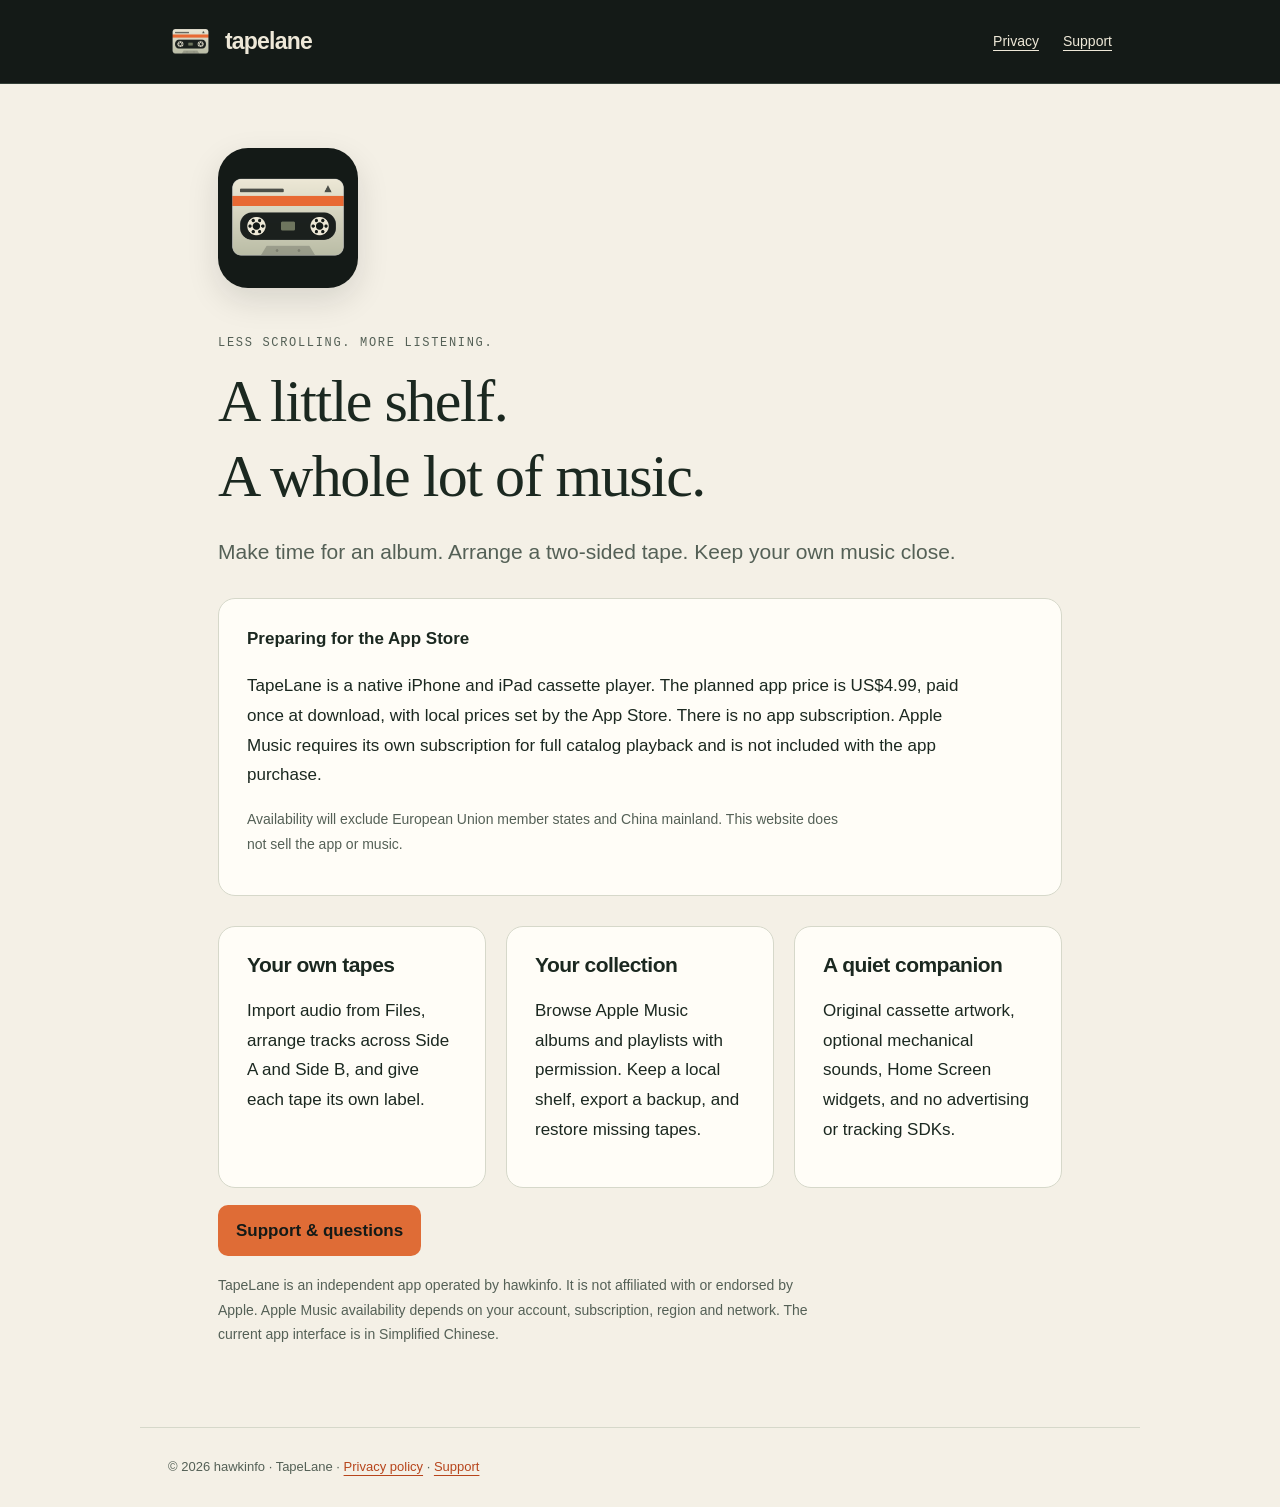
<file: index.html>
<!doctype html><html lang="en"><head><meta charset="utf-8"><meta name="viewport" content="width=device-width,initial-scale=1"><meta name="description" content="TapeLane turns your own music collection into a personal cassette shelf. Privacy policy and support."><title>TapeLane — Your music, on tape.</title><link rel="icon" href="assets/icon.png"><link rel="stylesheet" href="style.css"></head><body>
<header><nav aria-label="Main"><a class="brand" href="./"><img src="assets/icon.png" alt="">tapelane</a><a href="privacy/">Privacy</a><a href="support/">Support</a></nav></header><main>
<img class="hero-icon" src="assets/icon.png" alt="TapeLane cassette icon"><p class="eyebrow">Less scrolling. More listening.</p><h1>A little shelf.<br>A whole lot of music.</h1><p class="lead">Make time for an album. Arrange a two-sided tape. Keep your own music close.</p>
<div class="card"><strong>Preparing for the App Store</strong><p>TapeLane is a native iPhone and iPad cassette player. The planned app price is US$4.99, paid once at download, with local prices set by the App Store. There is no app subscription. Apple Music requires its own subscription for full catalog playback and is not included with the app purchase.</p><p class="meta">Availability will exclude European Union member states and China mainland. This website does not sell the app or music.</p></div>
<div class="grid"><section class="card"><h2>Your own tapes</h2><p>Import audio from Files, arrange tracks across Side A and Side B, and give each tape its own label.</p></section><section class="card"><h2>Your collection</h2><p>Browse Apple Music albums and playlists with permission. Keep a local shelf, export a backup, and restore missing tapes.</p></section><section class="card"><h2>A quiet companion</h2><p>Original cassette artwork, optional mechanical sounds, Home Screen widgets, and no advertising or tracking SDKs.</p></section></div>
<p><a class="button" href="support/">Support &amp; questions</a></p><p class="meta">TapeLane is an independent app operated by hawkinfo. It is not affiliated with or endorsed by Apple. Apple Music availability depends on your account, subscription, region and network. The current app interface is in Simplified Chinese.</p>
</main><footer>© 2026 hawkinfo · TapeLane · <a href="privacy/">Privacy policy</a> · <a href="support/">Support</a></footer></body></html>
</file>
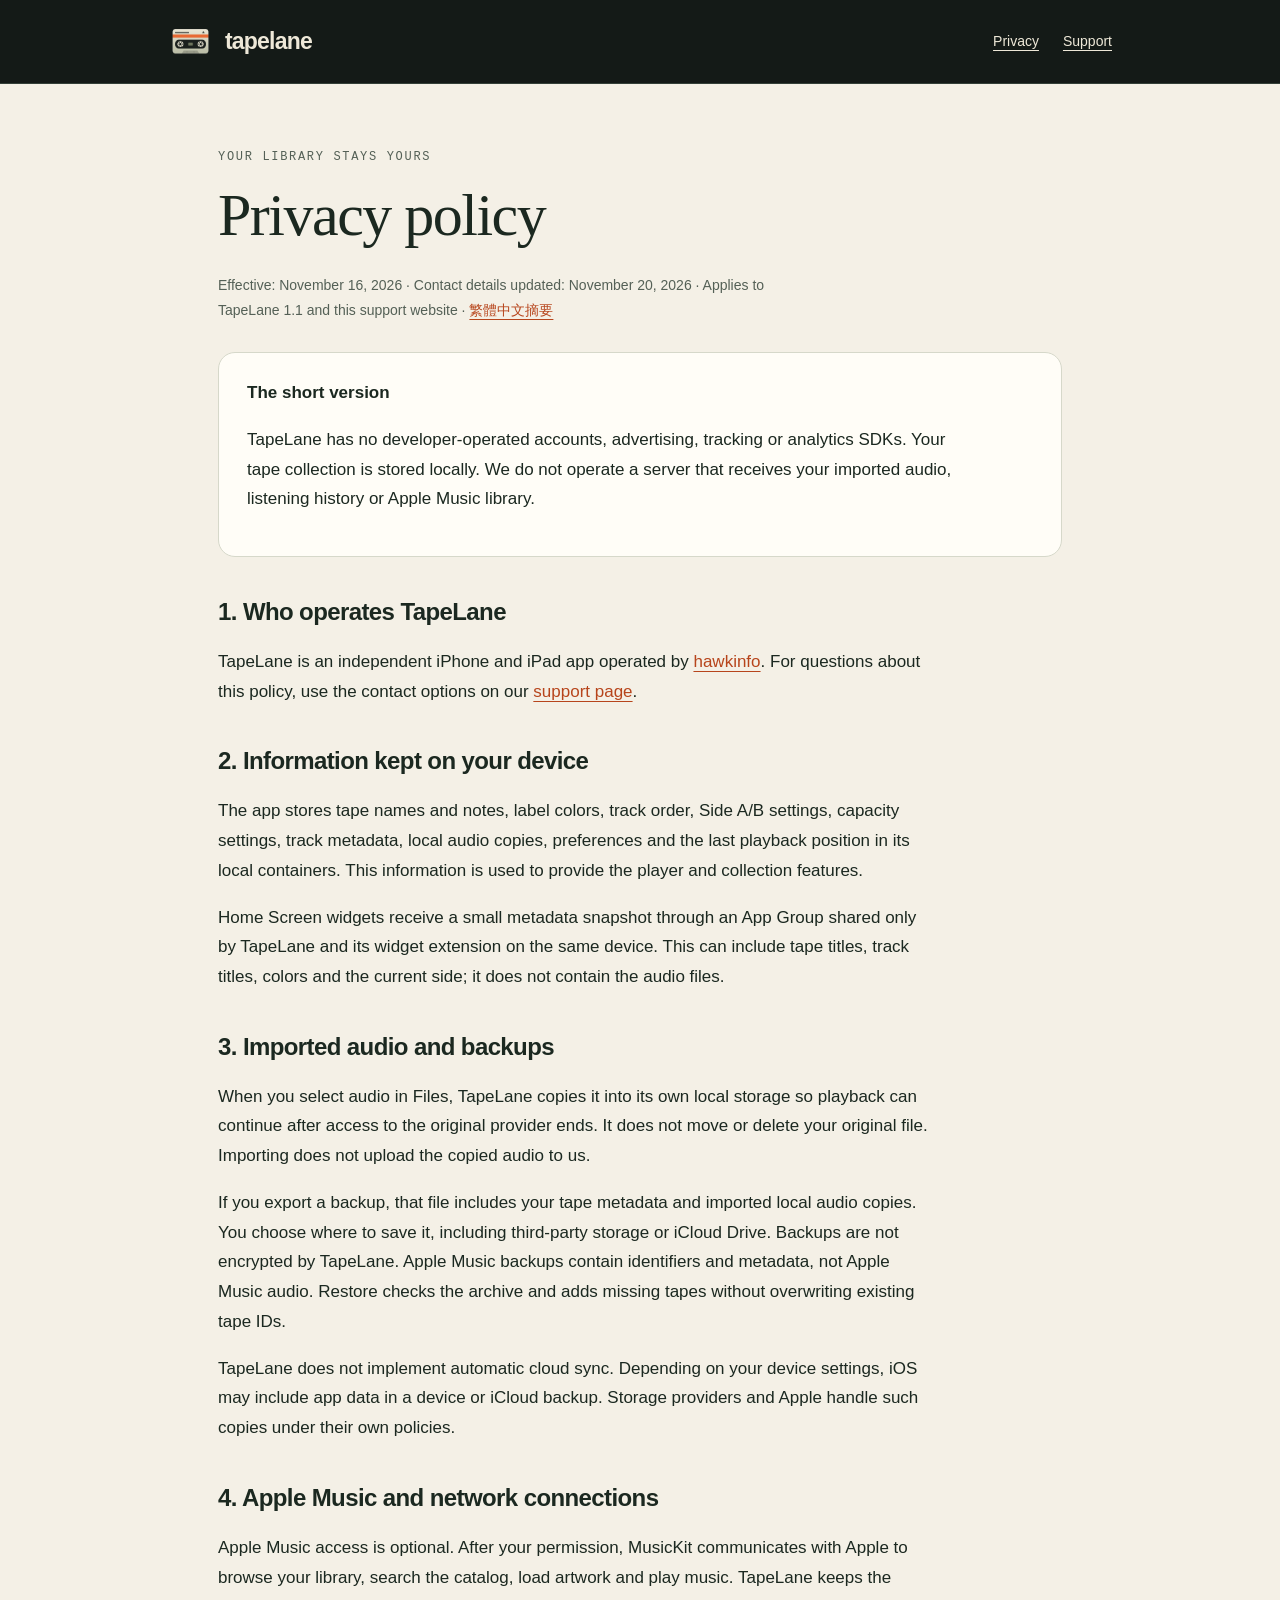
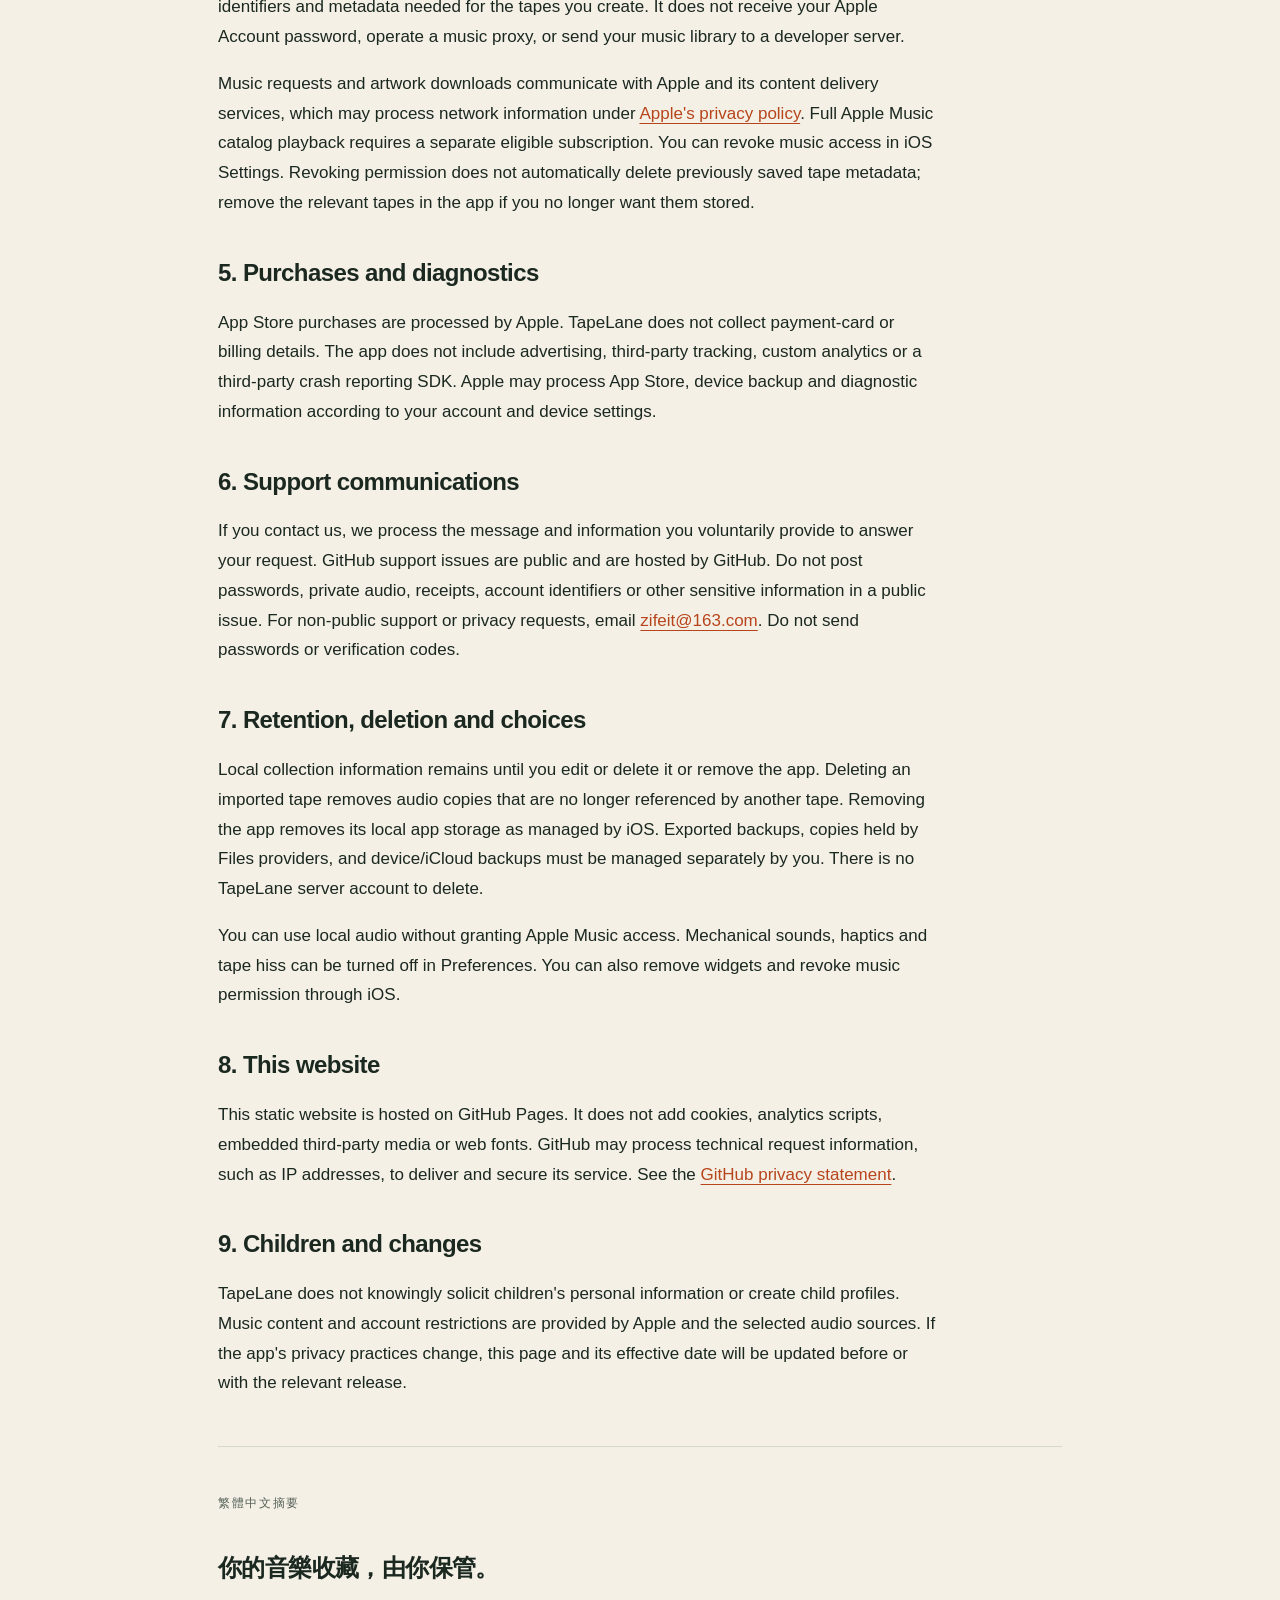
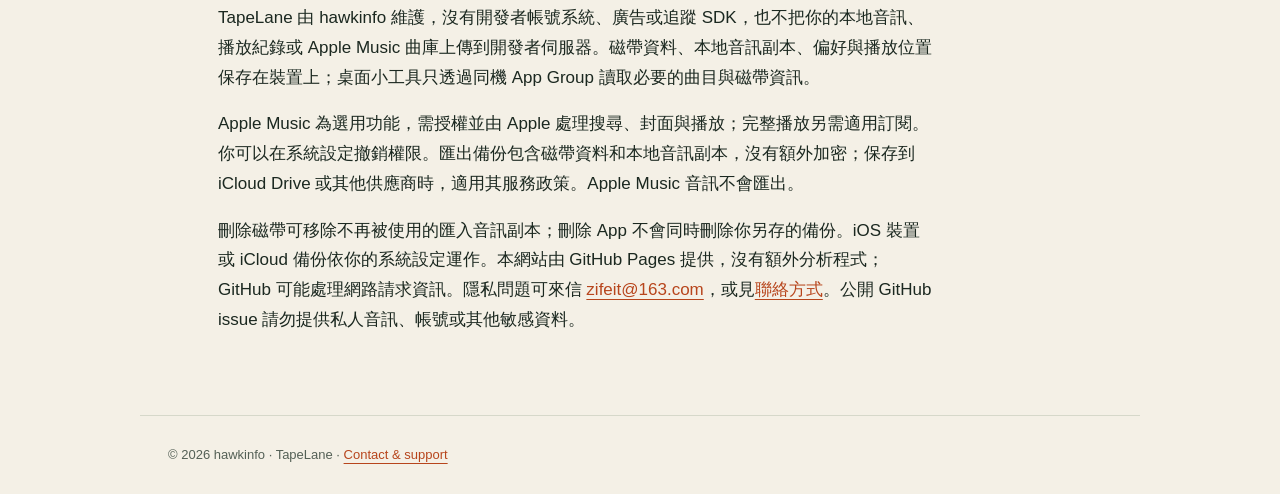
<file: privacy/index.html>
<!doctype html><html lang="en"><head><meta charset="utf-8"><meta name="viewport" content="width=device-width,initial-scale=1"><meta name="description" content="Privacy policy for the TapeLane iPhone and iPad cassette player."><title>TapeLane Privacy Policy</title><link rel="icon" href="../assets/icon.png"><link rel="stylesheet" href="../style.css"></head><body>
<header><nav aria-label="Main"><a class="brand" href="../"><img src="../assets/icon.png" alt="">tapelane</a><a href="./" aria-current="page">Privacy</a><a href="../support/">Support</a></nav></header><main>
<p class="eyebrow">Your library stays yours</p><h1>Privacy policy</h1><p class="meta">Effective: November 16, 2026 · Contact details updated: November 20, 2026 · Applies to TapeLane 1.1 and this support website · <a href="#zh">繁體中文摘要</a></p>
<div class="card"><strong>The short version</strong><p>TapeLane has no developer-operated accounts, advertising, tracking or analytics SDKs. Your tape collection is stored locally. We do not operate a server that receives your imported audio, listening history or Apple Music library.</p></div>
<h2>1. Who operates TapeLane</h2><p>TapeLane is an independent iPhone and iPad app operated by <a href="https://github.com/hawkinfo">hawkinfo</a>. For questions about this policy, use the contact options on our <a href="../support/#contact">support page</a>.</p>
<h2>2. Information kept on your device</h2><p>The app stores tape names and notes, label colors, track order, Side A/B settings, capacity settings, track metadata, local audio copies, preferences and the last playback position in its local containers. This information is used to provide the player and collection features.</p><p>Home Screen widgets receive a small metadata snapshot through an App Group shared only by TapeLane and its widget extension on the same device. This can include tape titles, track titles, colors and the current side; it does not contain the audio files.</p>
<h2>3. Imported audio and backups</h2><p>When you select audio in Files, TapeLane copies it into its own local storage so playback can continue after access to the original provider ends. It does not move or delete your original file. Importing does not upload the copied audio to us.</p><p>If you export a backup, that file includes your tape metadata and imported local audio copies. You choose where to save it, including third-party storage or iCloud Drive. Backups are not encrypted by TapeLane. Apple Music backups contain identifiers and metadata, not Apple Music audio. Restore checks the archive and adds missing tapes without overwriting existing tape IDs.</p><p>TapeLane does not implement automatic cloud sync. Depending on your device settings, iOS may include app data in a device or iCloud backup. Storage providers and Apple handle such copies under their own policies.</p>
<h2>4. Apple Music and network connections</h2><p>Apple Music access is optional. After your permission, MusicKit communicates with Apple to browse your library, search the catalog, load artwork and play music. TapeLane keeps the identifiers and metadata needed for the tapes you create. It does not receive your Apple Account password, operate a music proxy, or send your music library to a developer server.</p><p>Music requests and artwork downloads communicate with Apple and its content delivery services, which may process network information under <a href="https://www.apple.com/legal/privacy/">Apple's privacy policy</a>. Full Apple Music catalog playback requires a separate eligible subscription. You can revoke music access in iOS Settings. Revoking permission does not automatically delete previously saved tape metadata; remove the relevant tapes in the app if you no longer want them stored.</p>
<h2>5. Purchases and diagnostics</h2><p>App Store purchases are processed by Apple. TapeLane does not collect payment-card or billing details. The app does not include advertising, third-party tracking, custom analytics or a third-party crash reporting SDK. Apple may process App Store, device backup and diagnostic information according to your account and device settings.</p>
<h2>6. Support communications</h2><p>If you contact us, we process the message and information you voluntarily provide to answer your request. GitHub support issues are public and are hosted by GitHub. Do not post passwords, private audio, receipts, account identifiers or other sensitive information in a public issue. For non-public support or privacy requests, email <a href="mailto:zifeit@163.com">zifeit@163.com</a>. Do not send passwords or verification codes.</p>
<h2>7. Retention, deletion and choices</h2><p>Local collection information remains until you edit or delete it or remove the app. Deleting an imported tape removes audio copies that are no longer referenced by another tape. Removing the app removes its local app storage as managed by iOS. Exported backups, copies held by Files providers, and device/iCloud backups must be managed separately by you. There is no TapeLane server account to delete.</p><p>You can use local audio without granting Apple Music access. Mechanical sounds, haptics and tape hiss can be turned off in Preferences. You can also remove widgets and revoke music permission through iOS.</p>
<h2>8. This website</h2><p>This static website is hosted on GitHub Pages. It does not add cookies, analytics scripts, embedded third-party media or web fonts. GitHub may process technical request information, such as IP addresses, to deliver and secure its service. See the <a href="https://docs.github.com/en/site-policy/privacy-policies/github-general-privacy-statement">GitHub privacy statement</a>.</p>
<h2>9. Children and changes</h2><p>TapeLane does not knowingly solicit children's personal information or create child profiles. Music content and account restrictions are provided by Apple and the selected audio sources. If the app's privacy practices change, this page and its effective date will be updated before or with the relevant release.</p>
<hr><section id="zh" lang="zh-Hant"><p class="eyebrow">繁體中文摘要</p><h2>你的音樂收藏，由你保管。</h2><p>TapeLane 由 hawkinfo 維護，沒有開發者帳號系統、廣告或追蹤 SDK，也不把你的本地音訊、播放紀錄或 Apple Music 曲庫上傳到開發者伺服器。磁帶資料、本地音訊副本、偏好與播放位置保存在裝置上；桌面小工具只透過同機 App Group 讀取必要的曲目與磁帶資訊。</p><p>Apple Music 為選用功能，需授權並由 Apple 處理搜尋、封面與播放；完整播放另需適用訂閱。你可以在系統設定撤銷權限。匯出備份包含磁帶資料和本地音訊副本，沒有額外加密；保存到 iCloud Drive 或其他供應商時，適用其服務政策。Apple Music 音訊不會匯出。</p><p>刪除磁帶可移除不再被使用的匯入音訊副本；刪除 App 不會同時刪除你另存的備份。iOS 裝置或 iCloud 備份依你的系統設定運作。本網站由 GitHub Pages 提供，沒有額外分析程式；GitHub 可能處理網路請求資訊。隱私問題可來信 <a href="mailto:zifeit@163.com">zifeit@163.com</a>，或見<a href="../support/#contact">聯絡方式</a>。公開 GitHub issue 請勿提供私人音訊、帳號或其他敏感資料。</p></section>
</main><footer>© 2026 hawkinfo · TapeLane · <a href="../support/">Contact &amp; support</a></footer></body></html>
</file>
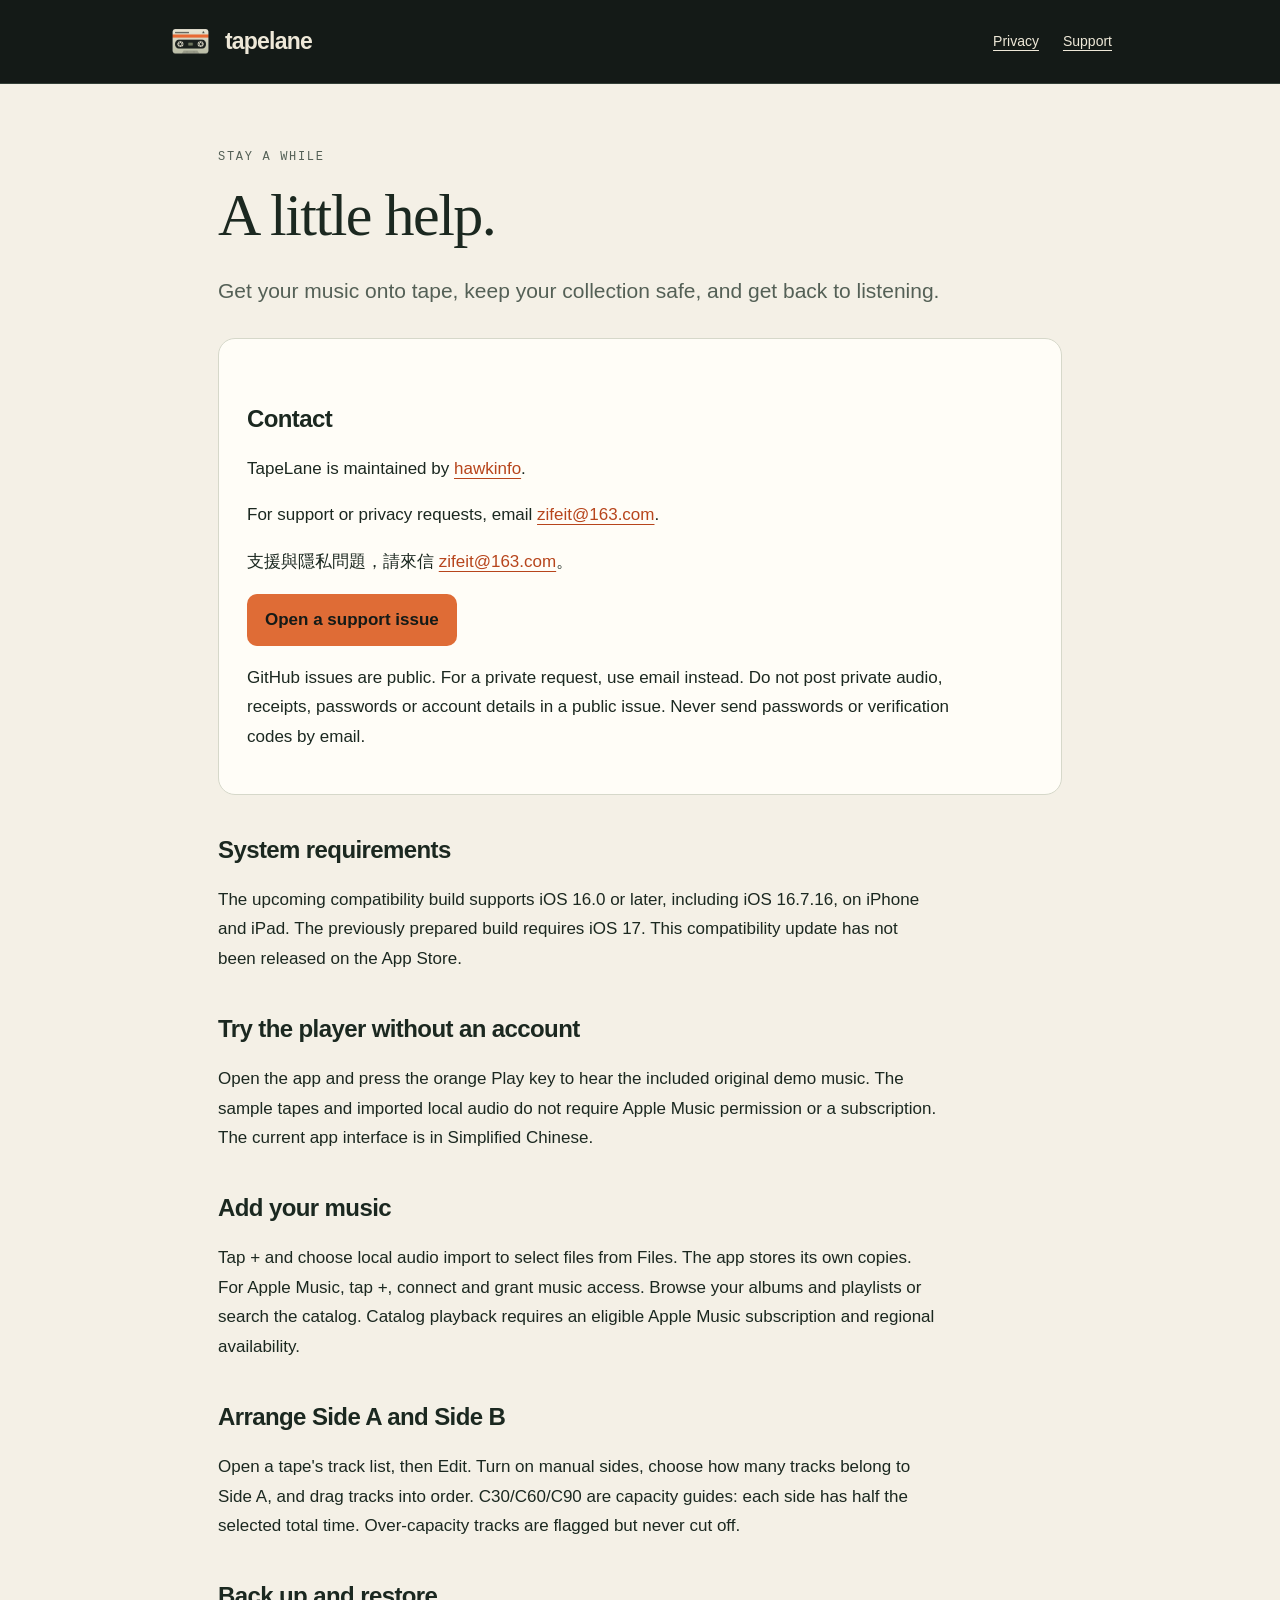
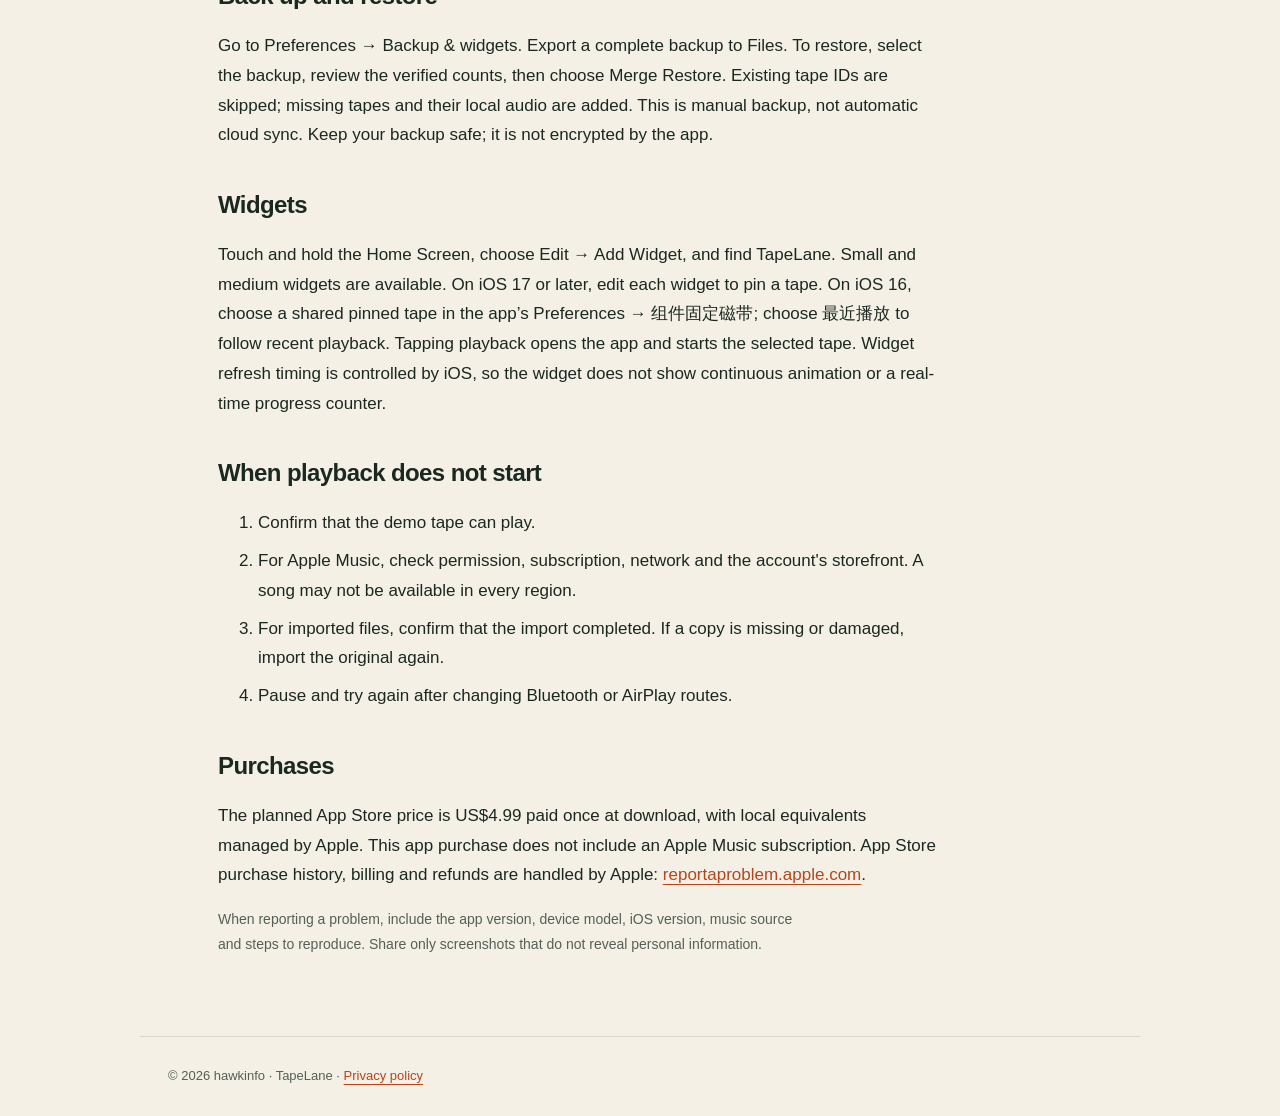
<file: support/index.html>
<!doctype html><html lang="en"><head><meta charset="utf-8"><meta name="viewport" content="width=device-width,initial-scale=1"><meta name="description" content="TapeLane support, music permission help, backup instructions and contact options."><title>TapeLane Support</title><link rel="icon" href="../assets/icon.png"><link rel="stylesheet" href="../style.css"></head><body>
<header><nav aria-label="Main"><a class="brand" href="../"><img src="../assets/icon.png" alt="">tapelane</a><a href="../privacy/">Privacy</a><a href="./" aria-current="page">Support</a></nav></header><main><p class="eyebrow">Stay a while</p><h1>A little help.</h1><p class="lead">Get your music onto tape, keep your collection safe, and get back to listening.</p>
<section id="contact" class="card"><h2>Contact</h2><p>TapeLane is maintained by <a href="https://github.com/hawkinfo">hawkinfo</a>.</p><p>For support or privacy requests, email <a href="mailto:zifeit@163.com">zifeit@163.com</a>.</p><p lang="zh-Hant">支援與隱私問題，請來信 <a href="mailto:zifeit@163.com">zifeit@163.com</a>。</p><p><a class="button" href="https://github.com/hawkinfo/TapeLane-support/issues/new">Open a support issue</a></p><p>GitHub issues are public. For a private request, use email instead. Do not post private audio, receipts, passwords or account details in a public issue. Never send passwords or verification codes by email.</p></section>
<h2>System requirements</h2><p>The upcoming compatibility build supports iOS 16.0 or later, including iOS 16.7.16, on iPhone and iPad. The previously prepared build requires iOS 17. This compatibility update has not been released on the App Store.</p>
<h2>Try the player without an account</h2><p>Open the app and press the orange Play key to hear the included original demo music. The sample tapes and imported local audio do not require Apple Music permission or a subscription. The current app interface is in Simplified Chinese.</p>
<h2>Add your music</h2><p>Tap + and choose local audio import to select files from Files. The app stores its own copies. For Apple Music, tap +, connect and grant music access. Browse your albums and playlists or search the catalog. Catalog playback requires an eligible Apple Music subscription and regional availability.</p>
<h2>Arrange Side A and Side B</h2><p>Open a tape's track list, then Edit. Turn on manual sides, choose how many tracks belong to Side A, and drag tracks into order. C30/C60/C90 are capacity guides: each side has half the selected total time. Over-capacity tracks are flagged but never cut off.</p>
<h2>Back up and restore</h2><p>Go to Preferences → Backup &amp; widgets. Export a complete backup to Files. To restore, select the backup, review the verified counts, then choose Merge Restore. Existing tape IDs are skipped; missing tapes and their local audio are added. This is manual backup, not automatic cloud sync. Keep your backup safe; it is not encrypted by the app.</p>
<h2>Widgets</h2><p>Touch and hold the Home Screen, choose Edit → Add Widget, and find TapeLane. Small and medium widgets are available. On iOS 17 or later, edit each widget to pin a tape. On iOS 16, choose a shared pinned tape in the app’s Preferences → 组件固定磁带; choose 最近播放 to follow recent playback. Tapping playback opens the app and starts the selected tape. Widget refresh timing is controlled by iOS, so the widget does not show continuous animation or a real-time progress counter.</p>
<h2>When playback does not start</h2><ol><li>Confirm that the demo tape can play.</li><li>For Apple Music, check permission, subscription, network and the account's storefront. A song may not be available in every region.</li><li>For imported files, confirm that the import completed. If a copy is missing or damaged, import the original again.</li><li>Pause and try again after changing Bluetooth or AirPlay routes.</li></ol>
<h2>Purchases</h2><p>The planned App Store price is US$4.99 paid once at download, with local equivalents managed by Apple. This app purchase does not include an Apple Music subscription. App Store purchase history, billing and refunds are handled by Apple: <a href="https://reportaproblem.apple.com/">reportaproblem.apple.com</a>.</p>
<p class="meta">When reporting a problem, include the app version, device model, iOS version, music source and steps to reproduce. Share only screenshots that do not reveal personal information.</p>
</main><footer>© 2026 hawkinfo · TapeLane · <a href="../privacy/">Privacy policy</a></footer></body></html>
</file>
<file: style.css>
:root{color-scheme:light dark;--bg:#f4f0e6;--ink:#1b2820;--muted:#546056;--line:#d6d8ca;--panel:#fffdf7;--accent:#b7451c}*{box-sizing:border-box}body{margin:0;background:var(--bg);color:var(--ink);font:17px/1.75 -apple-system,BlinkMacSystemFont,"Segoe UI",sans-serif}a{color:var(--accent);text-underline-offset:4px}header{background:#141a17;color:#eee8d8;border-bottom:1px solid #344038}nav{max-width:1000px;margin:auto;padding:19px 28px;display:flex;align-items:center;gap:24px;flex-wrap:wrap}nav .brand{font-size:23px;font-weight:700;letter-spacing:-.8px;color:#eee8d8;text-decoration:none;margin-right:auto;display:flex;align-items:center;gap:12px}nav img{width:45px;height:45px;border-radius:10px}nav a{color:#eee8d8;font-size:14px}main{max-width:900px;margin:64px auto 80px;padding:0 28px}h1,h2{line-height:1.25;letter-spacing:-.025em}h1{font-size:clamp(38px,6vw,60px);font-family:Georgia,serif;font-weight:500;margin:10px 0 20px}h2{font-size:24px;margin-top:40px}p,ul,ol{max-width:76ch}.eyebrow{font:12px/1.5 ui-monospace,monospace;letter-spacing:.14em;color:var(--muted);text-transform:uppercase}.lead{font-size:21px;line-height:1.6;color:var(--muted)}.card{padding:25px 28px;border:1px solid var(--line);border-radius:17px;background:var(--panel);margin:30px 0}.grid{display:grid;grid-template-columns:repeat(auto-fit,minmax(220px,1fr));gap:20px}.grid .card{margin:0}.grid h2{margin-top:0;font-size:21px}.button{display:inline-block;background:#df6c36;color:#141a17;padding:11px 18px;border-radius:10px;text-decoration:none;font-weight:600}footer{max-width:1000px;margin:0 auto;padding:28px;border-top:1px solid var(--line);color:var(--muted);font-size:13px}.meta{color:var(--muted);font-size:14px}section{scroll-margin-top:24px}code{font-size:.9em}hr{border:0;border-top:1px solid var(--line);margin:48px 0}li{margin:8px 0}.hero-icon{width:140px;height:140px;border-radius:30px;box-shadow:0 12px 32px #141a1720;margin-bottom:24px}@media(prefers-color-scheme:dark){:root{--bg:#141a17;--ink:#eee8d8;--muted:#aeb8ad;--line:#364138;--panel:#202822;--accent:#ff9d6b}}@media(max-width:600px){main{margin-top:38px}nav{gap:15px}nav .brand{width:100%}.card{padding:20px}body{font-size:16px}}
</file>
